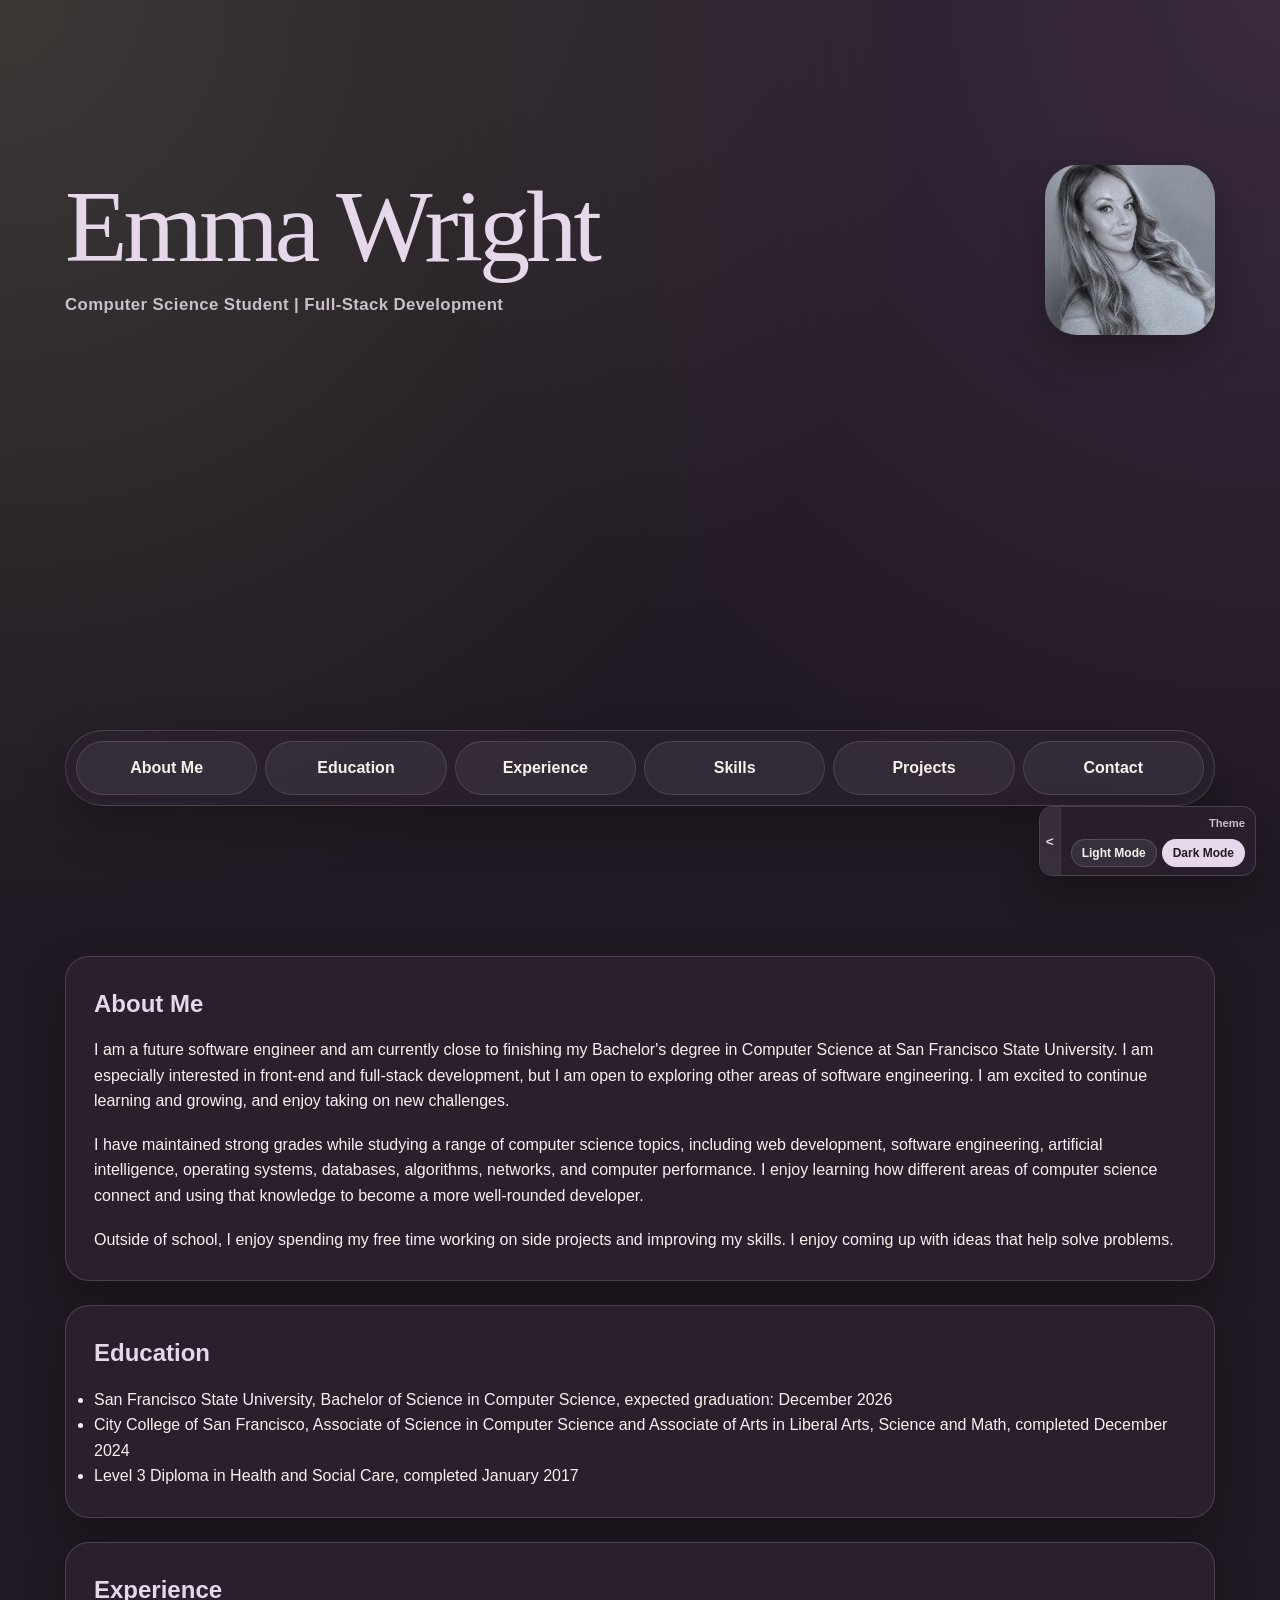
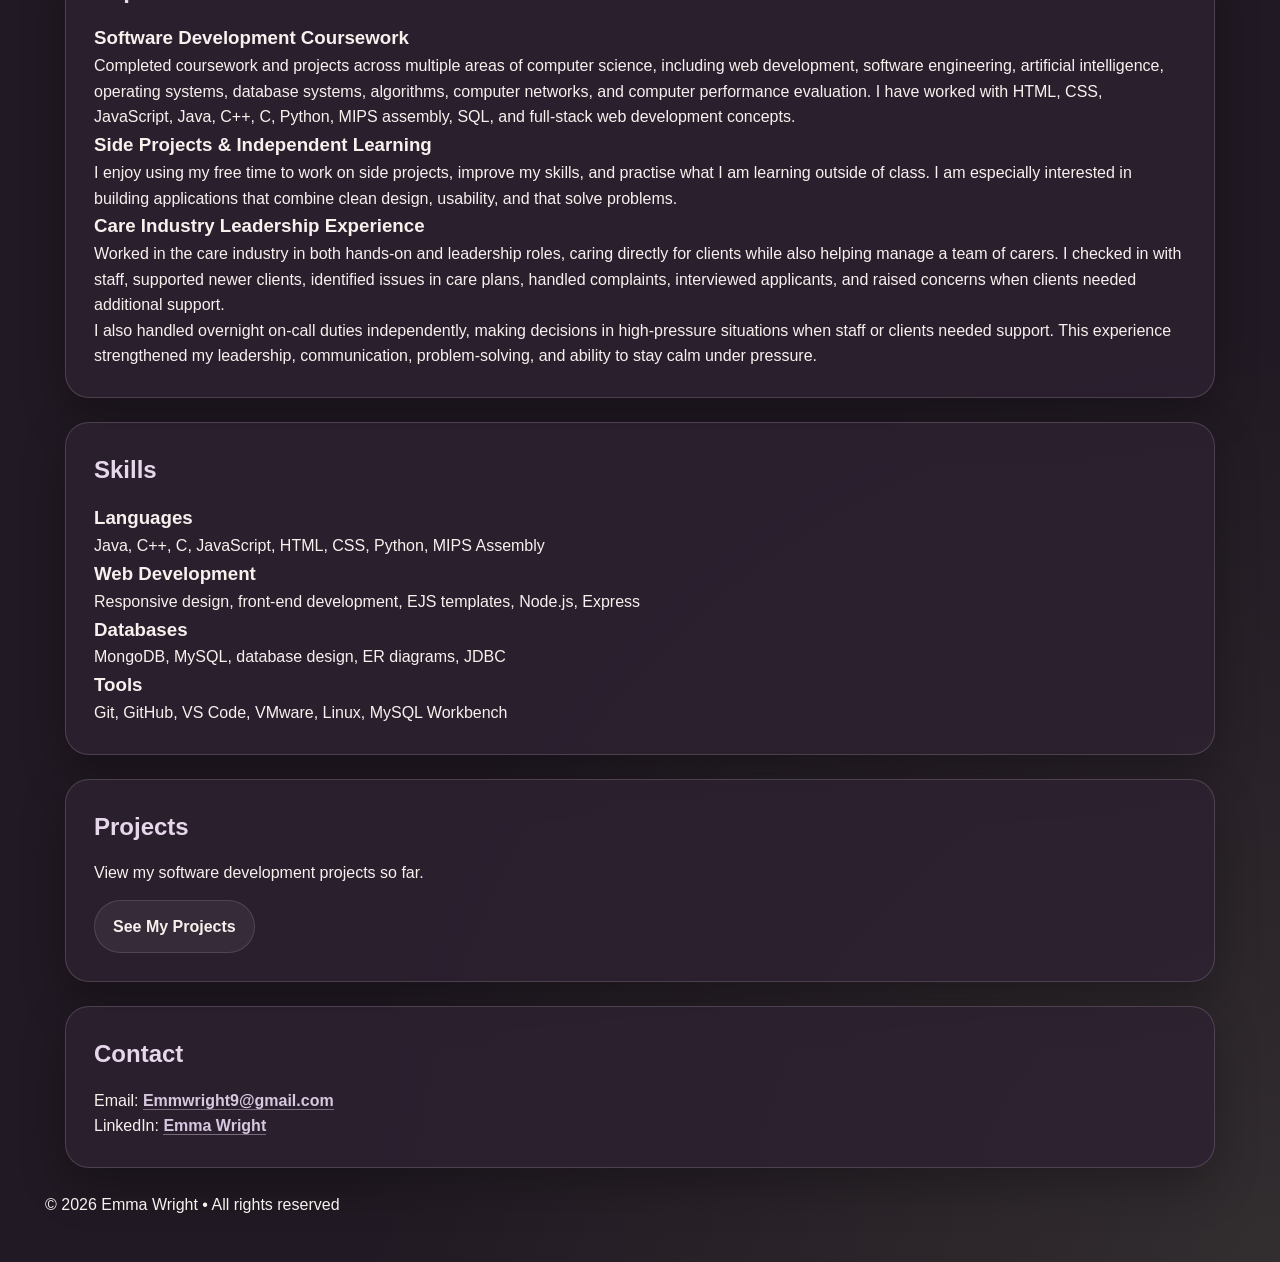
<file: index.html>
<!DOCTYPE html>
<html lang="en">

<head>
    <meta charset="UTF-8">
    <meta name="viewport" content="width=device-width, initial-scale=1.0">
    <title>Emma Wright - Portfolio</title>

    <!-- Main stylesheet -->
    <link rel="stylesheet" href="style.css">

    <!-- Search engine information -->
    <meta name="description" content="Emma Wright's portfolio website">
    <meta name="keywords" content="Emma Wright, Portfolio, Computer Science, Web Development, Software Engineering">

    <!-- Browser icon -->
    <link rel="icon" type="image/x-icon" href="images/favicon.ico">
</head>

<body>
    <header class="site-header">
        <div class="header-text">
            <h1>Emma Wright</h1>
            <p class="tagline">Computer Science Student | Full-Stack Development</p>
        </div>

        <img src="images/PortfilioPic.png" alt="Emma Wright picture" class="profile-pic">
    </header>

    <nav>
        <ul class="navlist">
            <li><a href="#aboutme">About Me</a></li>
            <li><a href="#education">Education</a></li>
            <li><a href="#experience">Experience</a></li>
            <li><a href="#skills">Skills</a></li>
            <li><a href="projects.html">Projects</a></li>
            <li><a href="#contact">Contact</a></li>
        </ul>
    </nav>

    <main>
        <section id="aboutme">
            <h2>About Me</h2>

            <p>
                I am a future software engineer and am currently close to finishing my Bachelor's degree in Computer
                Science
                at San Francisco State University.
                I am especially interested in front-end and full-stack development, but I am open to exploring other
                areas of
                software engineering. I am excited to continue learning and growing, and enjoy taking on new challenges.
            </p>

            <p>
                I have maintained strong grades while studying a range of computer science topics, including web
                development,
                software engineering, artificial intelligence, operating systems, databases, algorithms, networks, and
                computer performance.
                I enjoy learning how different areas of computer science connect and using that knowledge to become a
                more well-rounded developer.
            </p>

            <p>
                Outside of school, I enjoy spending my free time working on side projects and improving my skills. I
                enjoy
                coming up with ideas that help solve problems.
            </p>




        </section>

        <section id="education">
            <h2>Education</h2>

            <ul class="educationlist">
                <li>
                    San Francisco State University, Bachelor of Science in Computer Science,
                    expected graduation: December 2026
                </li>
                <li>
                    City College of San Francisco, Associate of Science in Computer Science and
                    Associate of Arts in Liberal Arts, Science and Math, completed December 2024
                </li>
                <li>
                    Level 3 Diploma in Health and Social Care, completed January 2017
                </li>
            </ul>
        </section>

        <section id="experience">
            <h2>Experience</h2>

            <article class="experience-item">
                <h3>Software Development Coursework</h3>
                <p>
                    Completed coursework and projects across multiple areas of computer science, including
                    web development, software engineering, artificial intelligence, operating systems,
                    database systems, algorithms, computer networks, and computer performance evaluation.
                    I have worked with HTML, CSS, JavaScript, Java, C++, C, Python, MIPS assembly, SQL,
                    and full-stack web development concepts.
                </p>
            </article>

            <article class="experience-item">
                <h3>Side Projects & Independent Learning</h3>
                <p>
                    I enjoy using my free time to work on side projects, improve my skills, and
                    practise what I am learning outside of class. I am especially interested in building
                    applications that combine clean design, usability, and that solve problems.
                </p>
            </article>

            <article class="experience-item">
                <h3>Care Industry Leadership Experience</h3>
                <p>
                    Worked in the care industry in both hands-on and leadership roles, caring directly for
                    clients while also helping manage a team of carers. I checked in with staff, supported
                    newer clients, identified issues in care plans, handled complaints, interviewed applicants,
                    and raised concerns when clients needed additional support.
                </p>
                <p>
                    I also handled overnight on-call duties independently, making decisions in high-pressure
                    situations when staff or clients needed support. This experience strengthened my leadership,
                    communication, problem-solving, and ability to stay calm under pressure.
                </p>
            </article>
        </section>

        <section id="skills">
            <h2>Skills</h2>

            <div class="skills-grid">
                <div>
                    <h3>Languages</h3>
                    <p>Java, C++, C, JavaScript, HTML, CSS, Python, MIPS Assembly</p>
                </div>

                <div>
                    <h3>Web Development</h3>
                    <p>Responsive design, front-end development, EJS templates, Node.js, Express</p>
                </div>

                <div>
                    <h3>Databases</h3>
                    <p>MongoDB, MySQL, database design, ER diagrams, JDBC</p>
                </div>

                <div>
                    <h3>Tools</h3>
                    <p>Git, GitHub, VS Code, VMware, Linux, MySQL Workbench</p>
                </div>
            </div>
        </section>

        <section class="projects-preview">
            <h2>Projects</h2>

            <p>
                View my software development projects so far.
            </p>

            <a href="projects.html" class="projects-button">See My Projects</a>
        </section>

        <section id="contact">
            <h2>Contact</h2>

            <p>Email: <a href="mailto:Emmwright9@gmail.com">Emmwright9@gmail.com</a></p>
            <p>
                LinkedIn:
                <a href="https://www.linkedin.com/in/emma-wright-a81743271/" target="_blank" rel="noopener noreferrer">
                    Emma Wright
                </a>
            </p>
        </section>
    </main>

<div class="theme-switcher" id="themeSwitcher">
    <button id="themeToggle" class="theme-toggle" aria-label="Hide theme switcher">&lt;</button>

    <div class="theme-panel">
        <p>Theme</p>

        <div class="theme-options">
            <button id="lightMode">Light Mode</button>
            <button id="darkMode">Dark Mode</button>
        </div>
    </div>
</div>

    <footer>
        <p>&copy; 2026 Emma Wright &bull; All rights reserved</p>
    </footer>

    <script src="script.js"></script>
</body>

</html>
</file>
<file: style.css>
* {
    box-sizing: border-box;
    margin: 0;
    padding: 0;
}

:root {
    --background: #f4f1e8;
    --section-bg: rgba(255, 252, 244, 0.72);
    --text-main: #241926;
    --text-soft: #6e6470;
    --green: #9aa879;
    --green-dark: #35203d;
    --border: rgba(102, 78, 111, 0.18);
    --shadow: 0 18px 45px rgba(53, 32, 61, 0.10);
}

body.dark-mode {
    --background: #211923;
    --section-bg: rgba(45, 34, 49, 0.78);
    --text-main: #f7f1ee;
    --text-soft: #c9bfc8;
    --green: #aeb98a;
    --green-dark: #e6d7ea;
    --border: rgba(230, 215, 234, 0.18);
    --shadow: 0 18px 45px rgba(0, 0, 0, 0.28);
}

body {
    min-height: 100vh;
    padding: 45px;
    font-family: Arial, Helvetica, sans-serif;
    color: var(--text-main);
    line-height: 1.6;
    background:
        radial-gradient(circle at top left, rgba(154, 168, 121, 0.30), transparent 30%),
        radial-gradient(circle at top right, rgba(214, 184, 224, 0.26), transparent 28%),
        radial-gradient(circle at bottom right, rgba(154, 168, 121, 0.18), transparent 30%),
        var(--background);
}

body.dark-mode {
    background:
        radial-gradient(circle at top left, rgba(154, 168, 121, 0.22), transparent 30%),
        radial-gradient(circle at top right, rgba(105, 76, 116, 0.34), transparent 28%),
        radial-gradient(circle at bottom right, rgba(154, 168, 121, 0.14), transparent 30%),
        var(--background);
}

/* Header */

.site-header {
    max-width: 1150px;
    min-height: calc(100vh - 190px);
    margin: 0 auto 30px auto;
    display: flex;
    align-items: center;
    justify-content: space-between;
    gap: 40px;
}

.header-text,
.profile-pic {
    transform: translateY(-150px);
}

.header-text h1 {
    font-family: Georgia, "Times New Roman", serif;
    font-size: clamp(4rem, 8vw, 7rem);
    line-height: 0.9;
    font-weight: 500;
    letter-spacing: -4px;
    color: var(--green-dark);
}

.tagline {
    margin-top: 18px;
    color: var(--text-soft);
    font-size: 1.05rem;
    font-weight: 600;
    letter-spacing: 0.4px;
}

.profile-pic {
    width: 170px;
    height: 170px;
    object-fit: cover;
    border-radius: 32px;
    box-shadow: var(--shadow);
}

/* Navigation */

nav {
    max-width: 1150px;
    margin: -55px auto 150px auto;
    padding: 10px;
    border: 1px solid var(--border);
    border-radius: 999px;
    background: rgba(255, 252, 244, 0.60);
    box-shadow: var(--shadow);
}

.navlist {
    list-style: none;
    display: flex;
    align-items: center;
    justify-content: space-between;
    gap: 8px;
}

.navlist li {
    flex: 1;
    text-align: center;
}

.navlist a {
    display: block;
    padding: 13px 18px;
    border-radius: 999px;
    color: var(--text-main);
    text-decoration: none;
    font-size: 1rem;
    font-weight: 700;
    background: rgba(255, 252, 244, 0.42);
    border: 1px solid rgba(53, 32, 61, 0.12);
    cursor: pointer;
    transition: 0.25s ease;
}

.navlist a:hover {
    background: var(--green-dark);
    color: white;
    transform: translateY(-3px);
    box-shadow: 0 10px 22px rgba(53, 32, 61, 0.18);
}

.navlist a:focus {
    outline: 2px solid var(--green);
    outline-offset: 3px;
}


main {
    max-width: 1150px;
    margin: 0 auto;
}

section {
    margin-bottom: 24px;
    padding: 28px;
    border: 1px solid var(--border);
    border-radius: 24px;
    background: var(--section-bg);
    box-shadow: var(--shadow);
}

section h2 {
    margin-bottom: 14px;
    color: var(--green-dark);
}

#aboutme p {
    margin-bottom: 18px;
}

#aboutme p:last-child {
    margin-bottom: 0;
}

#contact a {
    color: #6f4b7c;
    font-weight: 700;
    text-decoration: none;
    border-bottom: 1px solid rgba(111, 75, 124, 0.35);
    transition: 0.25s ease;
}

#contact a:hover {
    color: var(--green-dark);
    border-bottom-color: var(--green-dark);
}

.theme-switcher {
    position: fixed;
    right: 24px;
    bottom: 24px;
    z-index: 1000;

    display: flex;
    align-items: stretch;

    border: 1px solid var(--border);
    border-radius: 14px;
    background: rgba(255, 252, 244, 0.58);
    box-shadow: var(--shadow);
}

.theme-toggle {
    width: 21px;
    border: none;
    border-right: 1px solid rgba(102, 78, 111, 0.20);
    border-radius: 14px 0 0 14px;
    background: rgba(255, 252, 244, 0.30);
    color: var(--green-dark);
    cursor: pointer;
    font-size: 0.85rem;
    font-weight: bold;
    backdrop-filter: blur(12px);
    -webkit-backdrop-filter: blur(12px);
}

.theme-toggle:hover {
    background: rgba(53, 32, 61, 0.35);
    color: white;
}

.theme-panel {
    padding: 8px 10px;
}

.theme-panel p {
    margin-bottom: 6px;
    text-align: right;
    font-size: 0.7rem;
    font-weight: 600;
    color: var(--text-soft);
}

.theme-options {
    display: flex;
    gap: 5px;
}

.theme-options button {
    padding: 6px 10px;
    border: 1px solid var(--border);
    border-radius: 999px;
    background: #fffdf8;
    color: var(--text-main);
    cursor: pointer;
    font-size: 0.75rem;
    font-weight: 600;
}

.theme-options button:hover {
    background: var(--green-dark);
    color: white;
}

.theme-options button.active-theme {
    background: var(--green-dark);
    color: white;
}

body.dark-mode .theme-options button.active-theme {
    background: var(--green-dark);
    color: #211923;
}

.theme-switcher.closed .theme-panel {
    display: none;
}

.theme-switcher.closed .theme-toggle {
    height: 56px;
    border-radius: 14px;
    border-right: none;
}

.projects-button {
    display: inline-block;
    margin-top: 14px;
    padding: 13px 18px;
    border: 1px solid rgba(53, 32, 61, 0.12);
    border-radius: 999px;
    background: rgba(255, 252, 244, 0.42);
    color: var(--text-main);
    text-decoration: none;
    font-size: 1rem;
    font-weight: 700;
    cursor: pointer;
    transition: 0.25s ease;
}

.projects-button:hover {
    background: var(--green-dark);
    color: white;
    transform: translateY(-3px);
    box-shadow: 0 10px 22px rgba(53, 32, 61, 0.18);
}

body.dark-mode nav {
    background: rgba(45, 34, 49, 0.62);
}

body.dark-mode .navlist a {
    background: rgba(255, 255, 255, 0.06);
    border: 1px solid rgba(230, 215, 234, 0.14);
}

body.dark-mode .navlist a:hover {
    background: var(--green-dark);
    color: #211923;
}

body.dark-mode .projects-button {
    background: rgba(255, 255, 255, 0.06);
    border: 1px solid rgba(230, 215, 234, 0.14);
}

body.dark-mode .projects-button:hover {
    background: var(--green-dark);
    color: #211923;
}

body.dark-mode .theme-switcher {
    background: rgba(45, 34, 49, 0.70);
}

body.dark-mode .theme-options button {
    background: rgba(255, 255, 255, 0.08);
    color: var(--text-main);
}

body.dark-mode .theme-options button:hover {
    background: var(--green-dark);
    color: #211923;
}

body.dark-mode .theme-toggle {
    background: rgba(255, 255, 255, 0.08);
    color: var(--green-dark);
}

body.dark-mode .theme-toggle:hover {
    background: var(--green-dark);
    color: #211923;
}

body.dark-mode #contact a {
    color: #d8c7e0;
    border-bottom: 1px solid rgba(216, 199, 224, 0.45);
}

body.dark-mode #contact a:hover {
    color: var(--green-dark);
    border-bottom-color: var(--green-dark);
}

section {
    transition: transform 0.25s ease, box-shadow 0.25s ease, border-color 0.25s ease;
}

section:hover {
    transform: translateY(-5px) scale(1.01);
    box-shadow: 0 22px 55px rgba(53, 32, 61, 0.16);
    border-color: rgba(102, 78, 111, 0.32);
}



.project-card {
    padding: 22px;
}

.project-screenshots {
    display: grid;
    grid-template-columns: 1fr;
    gap: 18px;
    margin-top: 22px;
    margin-left: -6px;
    margin-right: -6px;
}

.project-screenshots img {
    width: 100%;
    height: auto;
    max-height: 600px;
    display: block;
    object-fit: contain;
    border-radius: 18px;
    border: 1px solid var(--border);
    box-shadow: var(--shadow);
    background: rgba(255, 252, 244, 0.45);
}

.projects-nav {
    width: fit-content;
    margin: 20px auto 32px auto;
    padding: 8px;
}

.projects-nav .navlist {
    display: flex;
    justify-content: center;
}

.projects-nav .navlist li {
    flex: 0 0 auto;
}

.projects-nav .navlist a {
    padding: 10px 22px;
    font-size: 0.95rem;
}

.project-role {
    font-weight: 700;
    color: var(--green-dark);
    margin-bottom: 12px;
}

.project-screenshots img {
    cursor: pointer;
}

.image-lightbox {
    position: fixed;
    inset: 0;
    display: none;
    align-items: center;
    justify-content: center;
    background: rgba(36, 25, 38, 0.85);
    z-index: 2000;
    padding: 30px;
}

.image-lightbox.open {
    display: flex;
}

.image-lightbox img {
    max-width: 90vw;
    max-height: 85vh;
    border-radius: 18px;
}

.lightbox-close,
.lightbox-arrow {
    position: absolute;
    background: none;
    border: none;
    color: white;
    cursor: pointer;
    font-size: 2.5rem;
}

.lightbox-close {
    top: 20px;
    right: 30px;
}

.lightbox-prev {
    left: 25px;
}

.lightbox-next {
    right: 25px;
}








@media (max-width: 900px) {
    body {
        padding: 18px;
    }

    .site-header {
        min-height: auto;
        margin: 35px auto 35px auto;
        flex-direction: column-reverse;
        align-items: flex-start;
        justify-content: flex-start;
        gap: 22px;
    }

    .header-text,
    .profile-pic {
        transform: none;
    }

    .header-text h1 {
        font-size: 4rem;
        line-height: 0.9;
        letter-spacing: -2px;
    }

    .tagline {
        font-size: 0.95rem;
        margin-top: 14px;
    }

    .profile-pic {
        width: 115px;
        height: 115px;
        border-radius: 24px;
        align-self: flex-end;
    }

    nav {
        margin: 0 auto 55px auto;
        border-radius: 24px;
        padding: 10px;
    }

    .navlist {
        flex-wrap: wrap;
        gap: 8px;
    }

    .navlist li {
        flex: 1 1 45%;
    }

    .navlist a {
        padding: 11px 12px;
        font-size: 0.9rem;
    }

    section {
        padding: 22px;
        border-radius: 20px;
    }

    section h2 {
        font-size: 1.35rem;
    }

    .projects-button {
        padding: 11px 14px;
        font-size: 0.9rem;
    }

    .theme-switcher {
        right: 12px;
        bottom: 12px;
    }

    .theme-options button {
        padding: 6px 8px;
        font-size: 0.7rem;
    }
}

@media (max-width: 500px) {
    body {
        padding: 15px;
    }

    .site-header {
        margin-top: 25px;
        margin-bottom: 35px;
    }

    .header-text h1 {
        font-size: 3.1rem;
    }

    .tagline {
        font-size: 0.9rem;
    }

    .profile-pic {
        width: 95px;
        height: 95px;
    }

    .navlist li {
        flex: 1 1 100%;
    }

    nav {
        border-radius: 22px;
        margin-bottom: 50px;
    }

    section {
        padding: 19px;
    }

    .theme-switcher {
        transform: scale(0.9);
        transform-origin: bottom right;
    }
}
</file>
